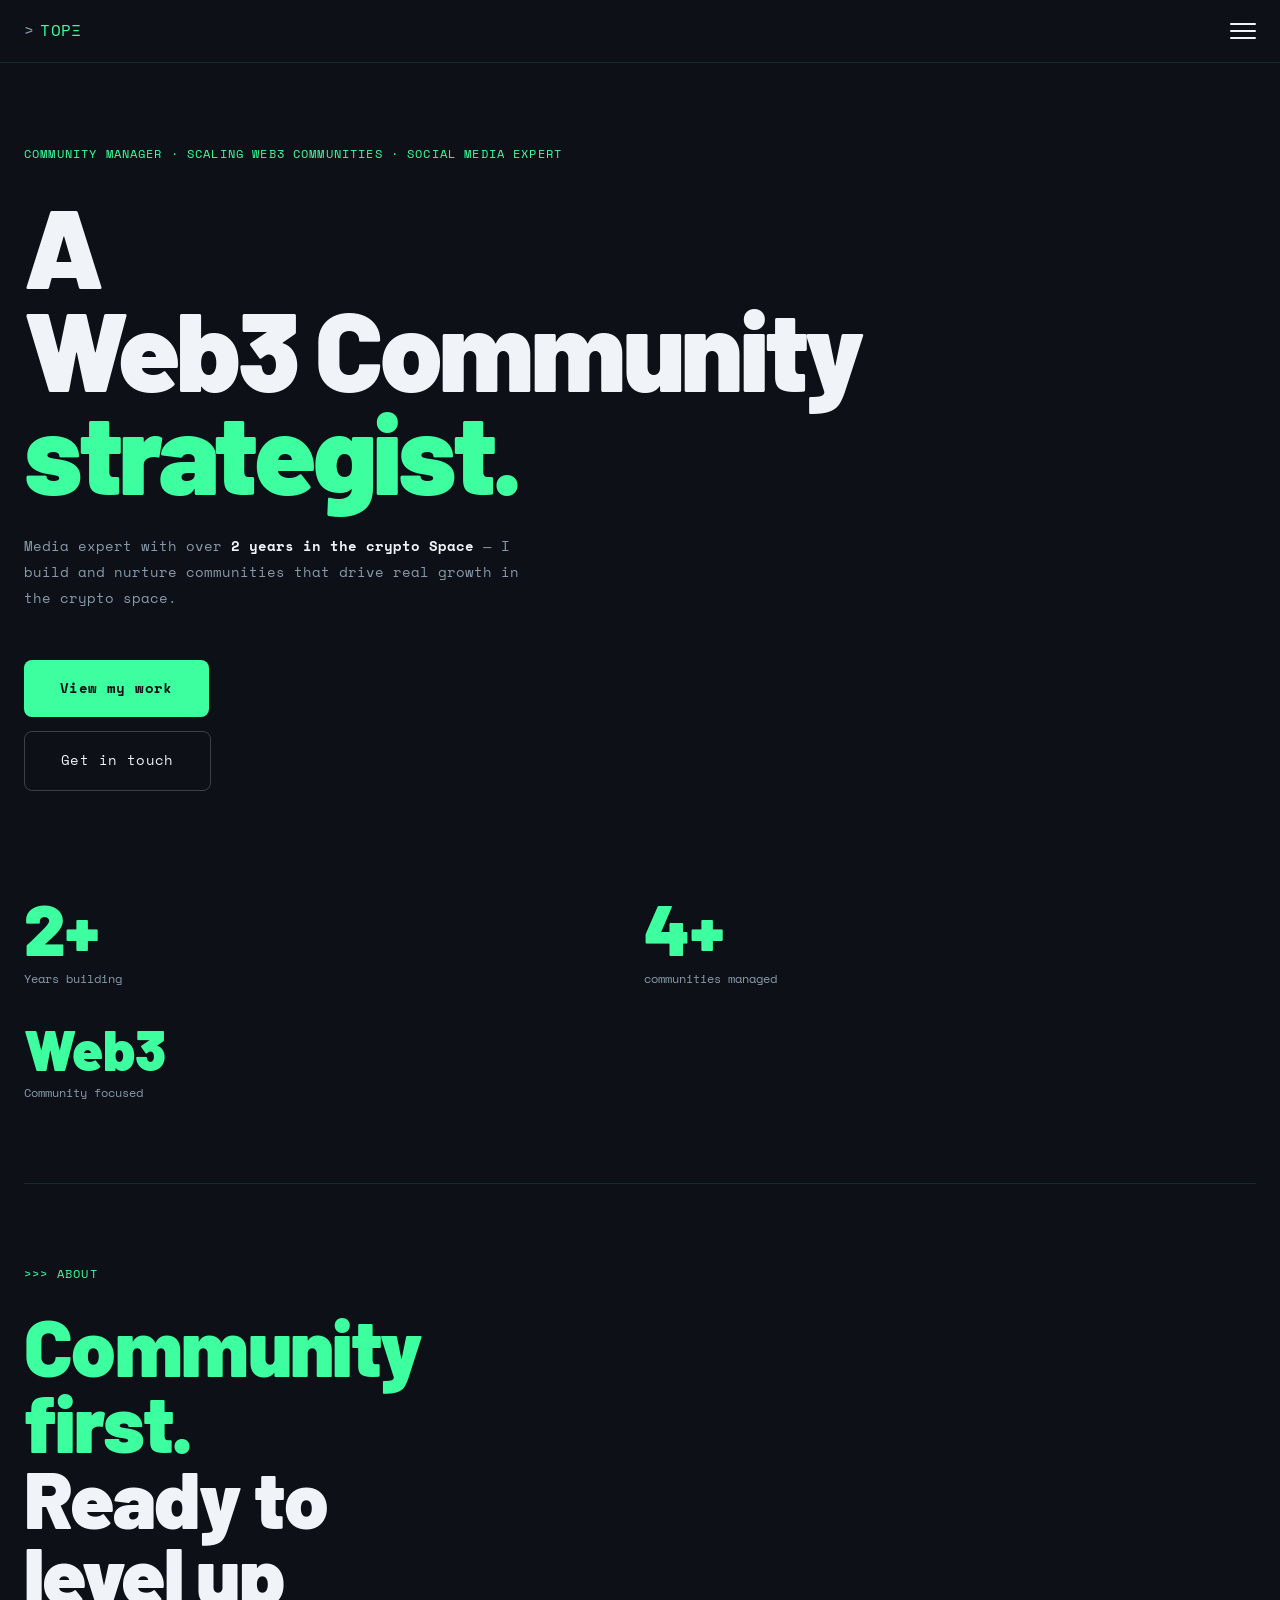
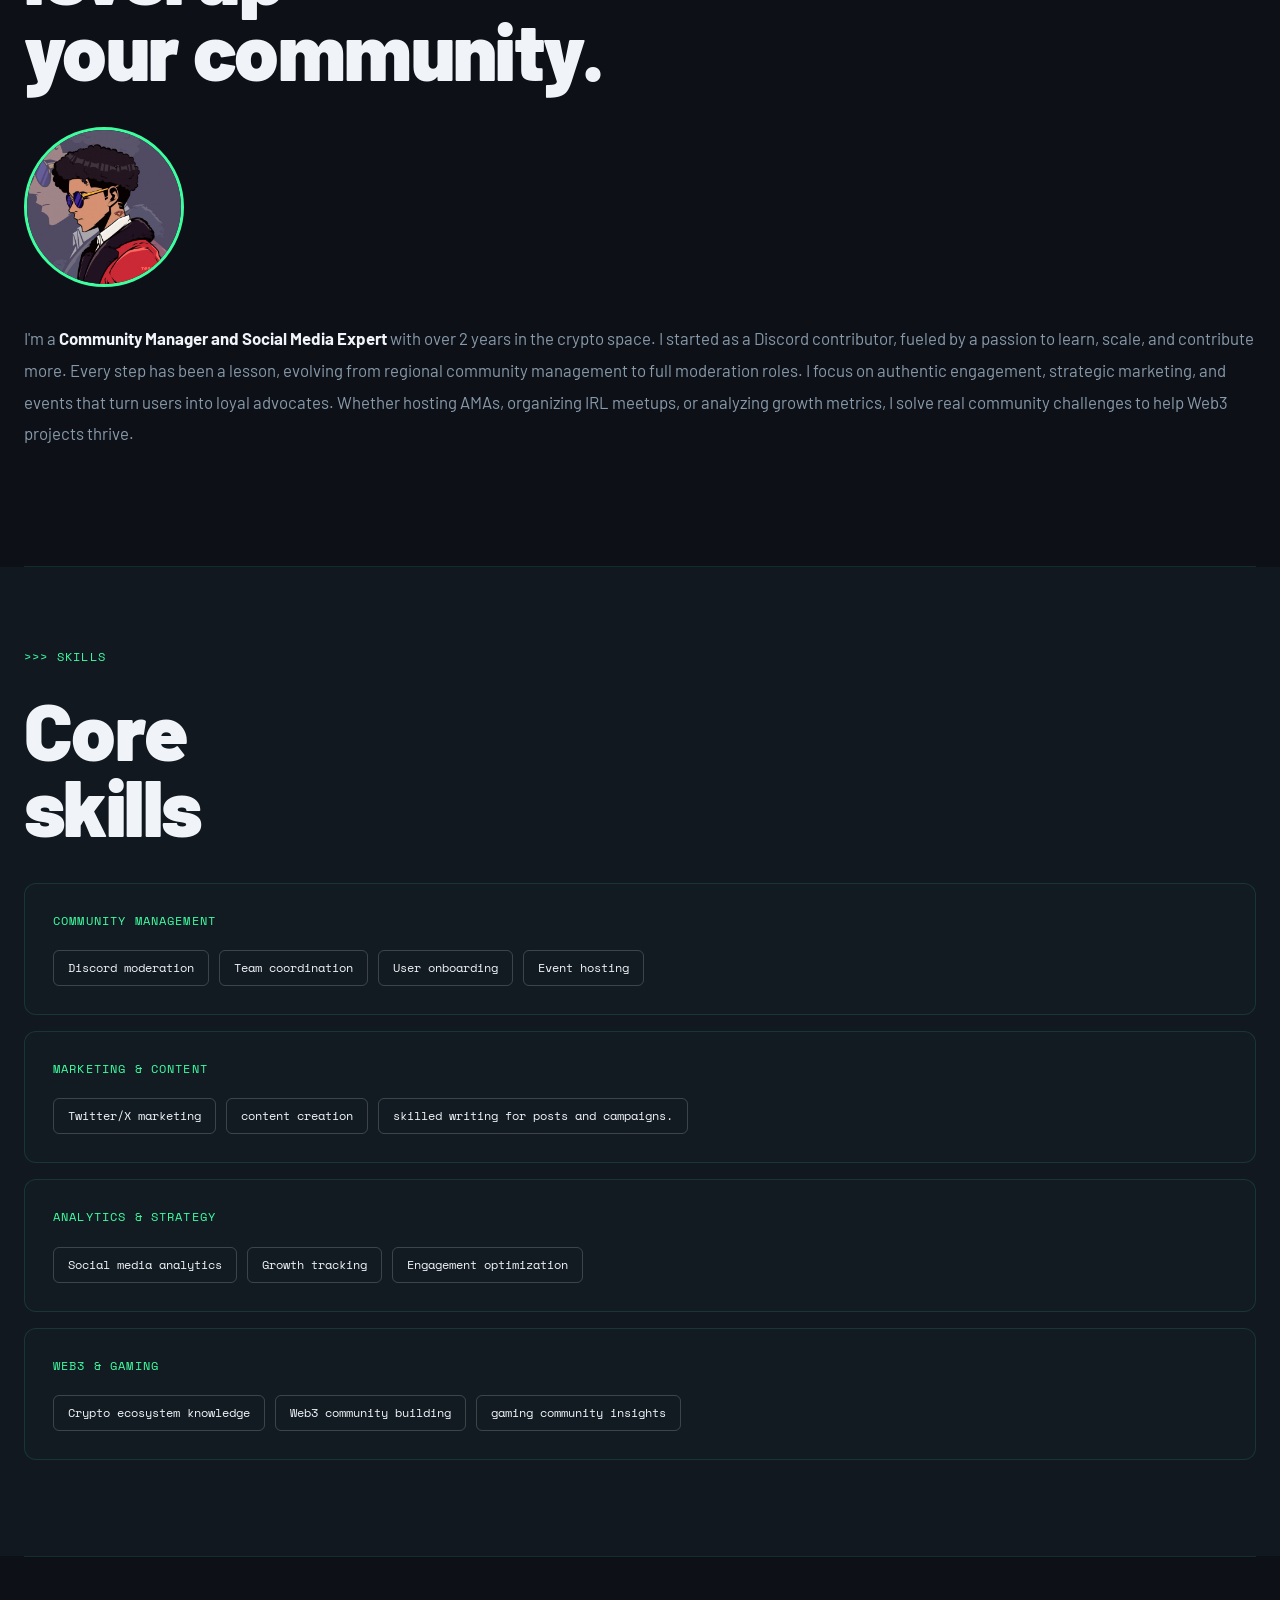
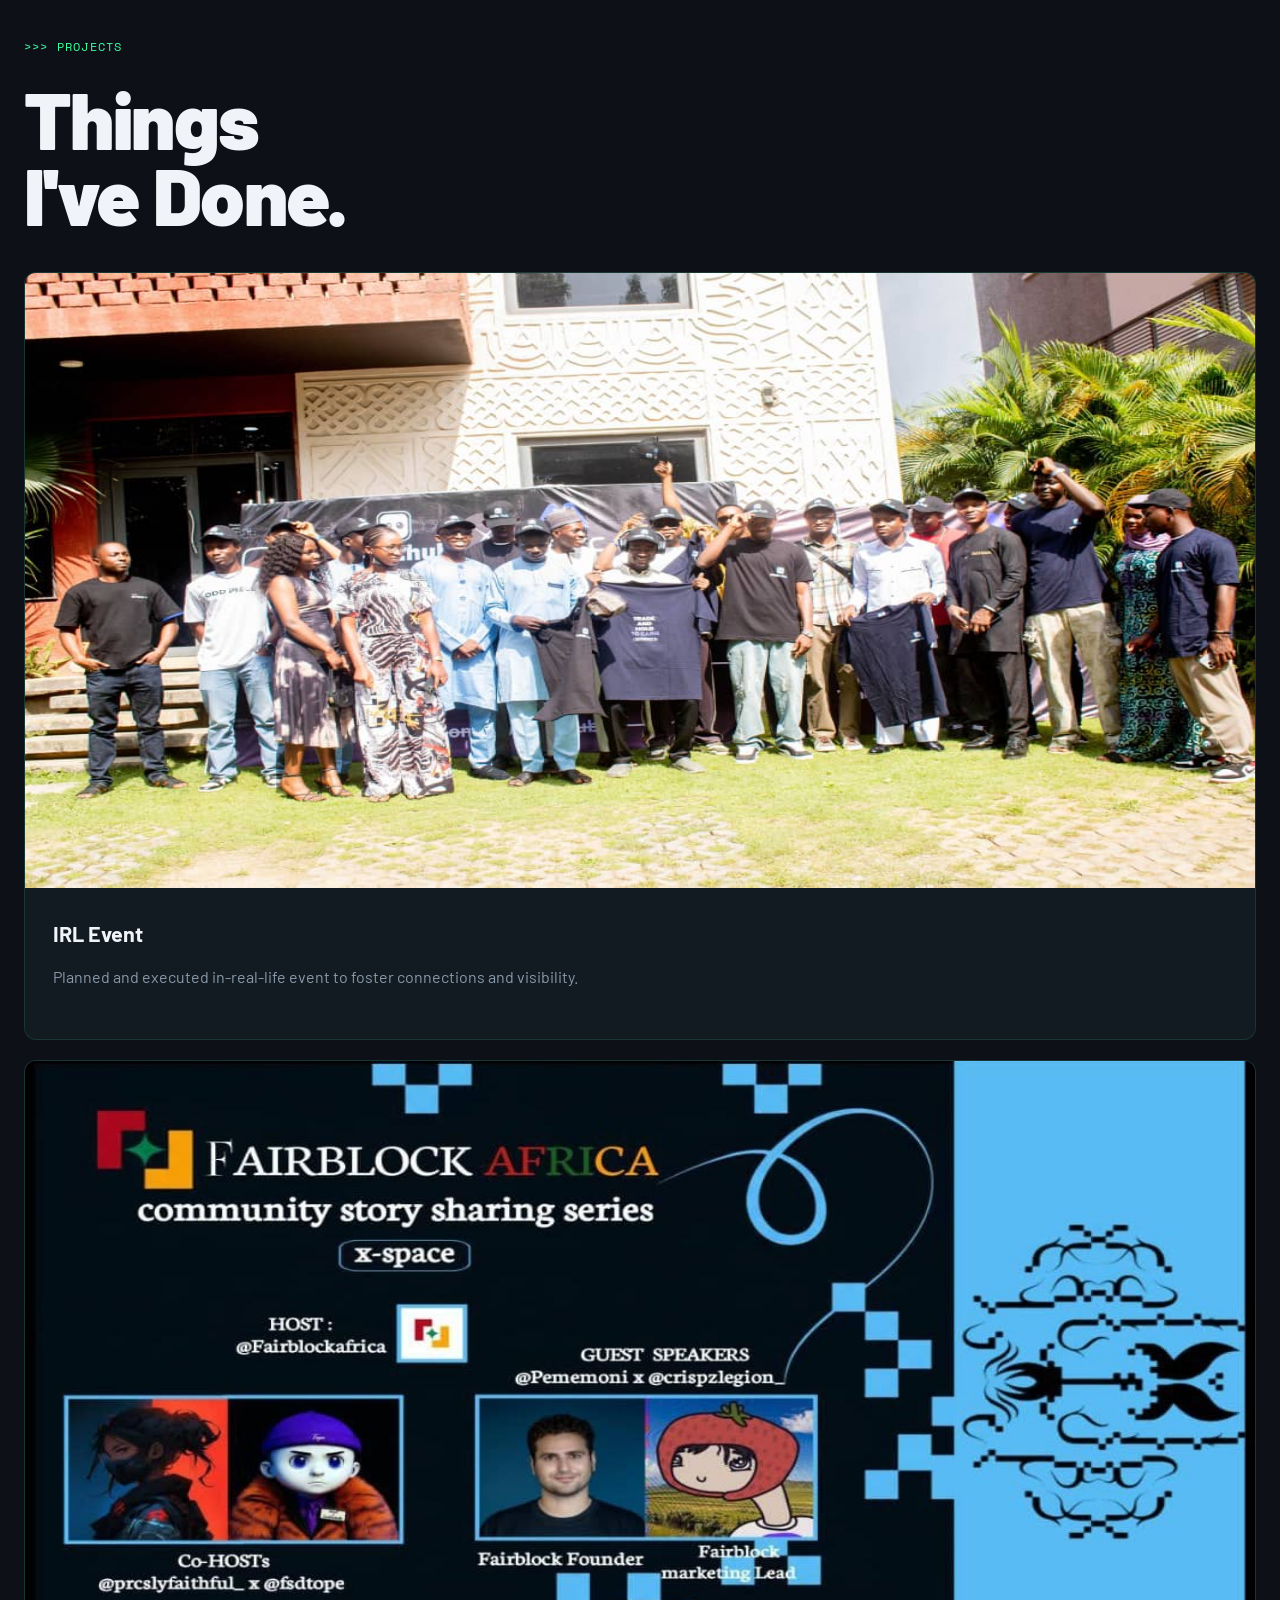
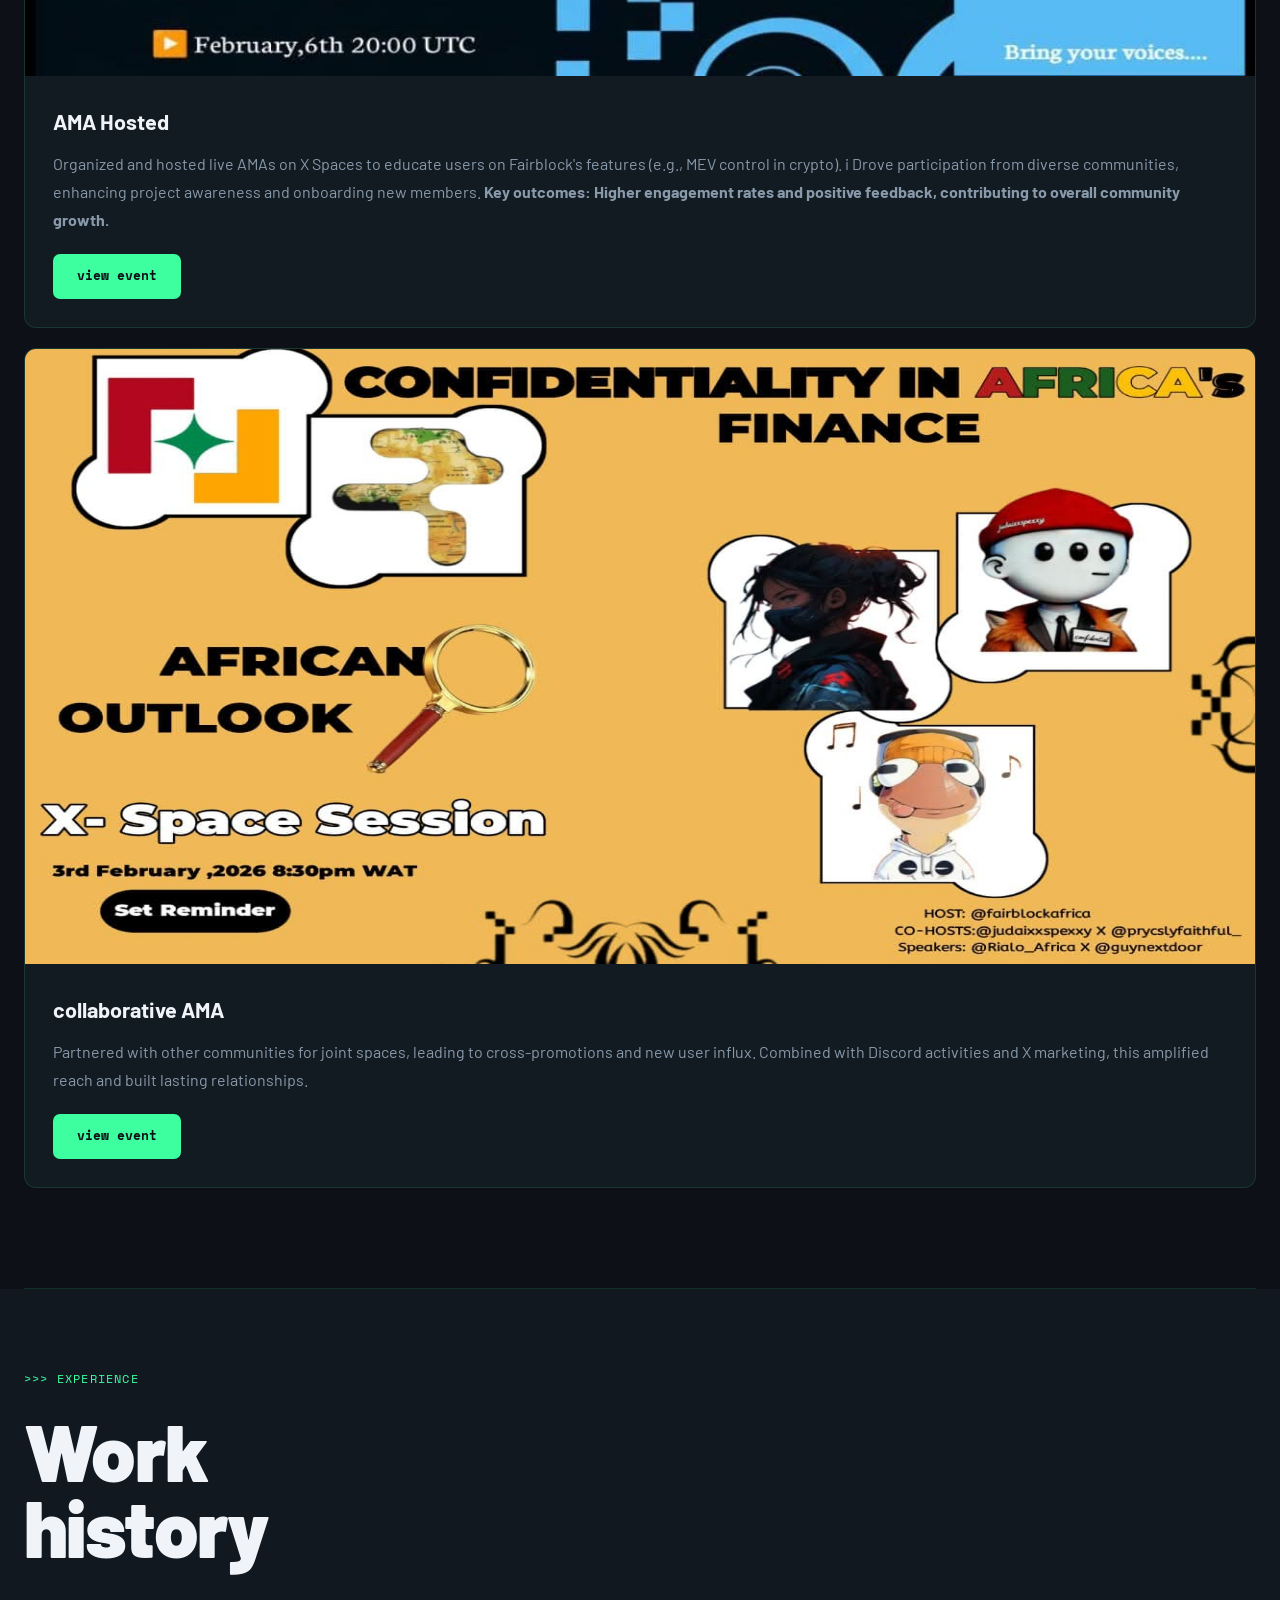
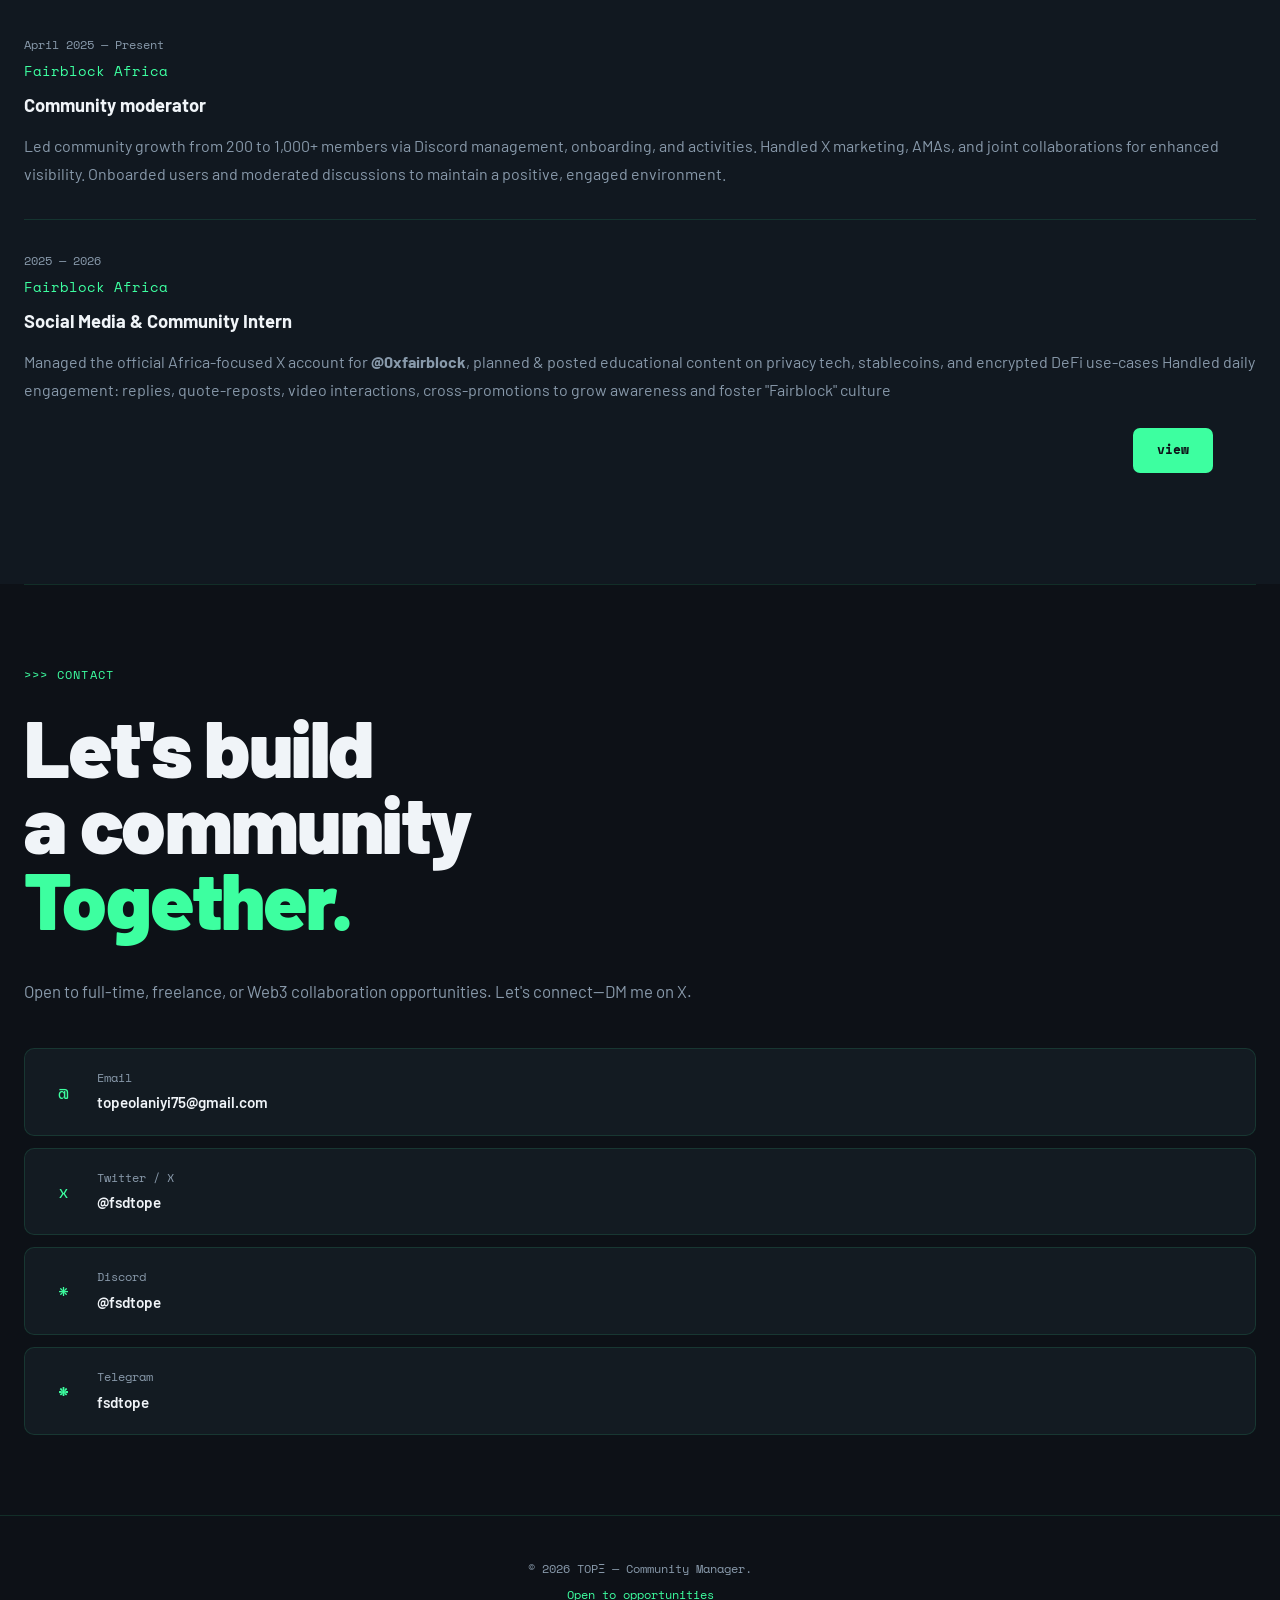
<file: Tope-portfolio.html>
<!DOCTYPE html>
<html lang="en">
<head>
  <meta charset="UTF-8" />
  <meta name="viewport" content="width=device-width, initial-scale=1.0" />
  <title>TOPΞ — Community Manager</title>
  <link href="https://fonts.googleapis.com/css2?family=Space+Mono:wght@400;700&family=Barlow:wght@400;500;600;700;800;900&display=swap" rel="stylesheet" />
  <link rel="stylesheet" href="tope.css">
</head>
<body>
  <!-- NAV -->
  <nav>
    <div class="nav-logo"><span>></span>TOPΞ</div>
    <div class="hamburger" onclick="openMenu()">
      <span></span><span></span><span></span>
    </div>
  </nav>

  <!-- MOBILE MENU -->
  <div class="mobile-menu" id="mobileMenu">
    <button class="close-btn" onclick="closeMenu()">✕</button>
    <a href="#about" onclick="closeMenu()">About</a>
    <a href="#skills" onclick="closeMenu()">Skills</a>
    <a href="#projects" onclick="closeMenu()">Projects</a>
    <a href="#experience" onclick="closeMenu()">Experience</a>
    <a href="#contact" onclick="closeMenu()">Contact</a>
  </div>

  <!-- HERO -->
  <section id="hero">
    <div class="hero-tags fade-up">COMMUNITY MANAGER · SCALING WEB3 COMMUNITIES · SOCIAL MEDIA EXPERT</div>
    <h1 class="hero-title fade-up">
      <span class="white">A<br>Web3 Community<br></span><span class="green">strategist.</span>
    </h1>
    <p class="hero-desc fade-up">
      Media expert with over  <strong>2 years in the crypto Space</strong> — I build and nurture communities that drive real growth in the crypto space.
    </p>
    <div class="btn-row fade-up">
      <a href="#projects" class="btn-primary">View my work</a>
      <a href="#contact" class="btn-secondary">Get in touch</a>
    </div>
  </section>

  <!-- STATS -->
  <div id="stats">
    <div class="stat reveal">
      <div class="stat-num">2+</div>
      <div class="stat-label">Years building</div>
    </div>
    <div class="stat reveal">
      <div class="stat-num">4+</div>
      <div class="stat-label">communities managed</div>
    </div>
    <div class="stat reveal" style="margin-top: 24px;">
      <div class="stat-num" style="font-size: clamp(2rem, 8vw, 3.5rem);">Web3</div>
      <div class="stat-label">Community focused</div>
    </div>
  </div>

  <div class="divider"></div>

  <!-- ABOUT -->
  <section id="about">
    <p class="section-label">ABOUT</p>
    <h2 class="section-title reveal"><span class="section-title-text">Community<br>first.<br></span>Ready to<br>level up<br>your community.</h2>

    <div class="avatar-wrap reveal">
      <!-- Anime avatar placeholder -->
      <div style="width:100%;height:100%;display:flex;align-items:center;justify-content:center;font-size:4rem;"><img src="Tope.jpg" alt=""></div>
    </div>

    <p class="about-body reveal">
      I'm a <strong>Community Manager and Social Media Expert </strong> with over 2 years in the crypto space. 
      I started as a Discord contributor, fueled by a passion to learn, scale, and contribute more. 
      Every step has been a lesson, evolving from regional community management to full moderation roles. 
      I focus on authentic engagement, strategic marketing, and events that turn users into loyal advocates. 
      Whether hosting AMAs, organizing IRL meetups, or analyzing growth metrics, 
      I solve real community challenges to help Web3 projects thrive.
    </p>

  </section>

  <div class="divider"></div>

  <!-- SKILLS -->
  <section id="skills">
    <p class="section-label">SKILLS</p>
    <h2 class="section-title reveal">Core<br>skills</h2>

    <div class="skill-card reveal">
      <p class="skill-card-title">COMMUNITY MANAGEMENT</p>
      <div class="tags-wrap">
        <span class="tag">Discord moderation</span>
        <span class="tag">Team coordination</span>
        <span class="tag">User onboarding</span>
        <span class="tag">Event hosting</span>
      </div>
    </div>

    <div class="skill-card reveal">
      <p class="skill-card-title">Marketing & Content</p>
      <div class="tags-wrap">
        <span class="tag">Twitter/X marketing</span>
        <span class="tag">content creation</span>
        <span class="tag">skilled writing for posts and campaigns.</span>
      </div>
    </div>

    <div class="skill-card reveal">
      <p class="skill-card-title">Analytics & Strategy</p>
      <div class="tags-wrap">
        <span class="tag">Social media analytics</span>
        <span class="tag">Growth tracking</span>
        <span class="tag">Engagement optimization</span>
      </div>
    </div>

    <div class="skill-card reveal">
      <p class="skill-card-title">Web3 & Gaming</p>
      <div class="tags-wrap">
        <span class="tag">Crypto ecosystem knowledge</span>
        <span class="tag">Web3 community building</span>
        <span class="tag">gaming community insights</span>
      </div>
    </div>
  </section>

  <div class="divider"></div>

  <!-- PROJECTS -->
  <section id="projects">
    <p class="section-label">PROJECTS</p>
    <h2 class="section-title reveal">Things<br>I've Done.</h2>

    <!-- Project 1: irl event -->
    <div class="project-card reveal">
      <div class="project-img irlevent">
        <img width="100%" height="100%" src="irlevent.jpg" alt="a real live event hosted">
      </div>
      <div class="project-inner">
        <h3 class="project-title">IRL Event</h3>
        <p class="project-desc">Planned and executed in-real-life event to foster connections and visibility.
        </p>
      
      </div>
      
    </div>

    <!-- Project 2: regular community AMA -->
    <div class="project-card reveal">
      <div class="project-img regularAma">
        <img width="100%" height="100%" src="regularAma.jpg" alt="" >
      </div>
      <div class="project-inner">
        <h3 class="project-title">AMA Hosted</h3>
        <p class="project-desc">Organized and hosted live AMAs on X Spaces to educate users on Fairblock's features (e.g., MEV control in crypto).
         i Drove participation from diverse communities, enhancing project awareness and onboarding new members.
         
         <strong>Key outcomes: Higher engagement rates and positive feedback, contributing to overall community growth.</strong></p>
        <div class="project-links">
          <a href="https://x.com/fairblockafrica/status/2008630749876937105?s=46" class="proj-btn-primary">view event</a>
        </div>
      </div>
    </div>

    <!-- Project 3: collaborative AMA -->
    <div class="project-card reveal">
      <div class="project-img collaborativeAma">
        <img width="100%" height="100%"  src="collaborativeImage.jpg" alt="a collaborative twitter space image between fairblock and rialo.">
      </div>
      <div class="project-inner">
        <h3 class="project-title">collaborative AMA</h3>
        <p class="project-desc">Partnered with other communities for joint spaces, leading to cross-promotions and new user influx.
        Combined with Discord activities and X marketing, this amplified reach and built lasting relationships.</p>
        
        <div class="project-links">
          <a href="https://x.com/fairblockafrica/status/2018769903247884772?s=46" class="proj-btn-primary">view event</a>
        </div>
      </div>
    </div>

  </section>

  <div class="divider"></div>

  <!-- EXPERIENCE -->
  <section id="experience">
    <p class="section-label">EXPERIENCE</p>
    <h2 class="section-title reveal">Work<br>history</h2>

    <div class="exp-item reveal">
      <p class="exp-date">April 2025 — Present</p>
      <p class="exp-company">Fairblock Africa</p>
      <h3 class="exp-role">Community moderator</h3>
      <p class="exp-desc">Led community growth from 200 to 1,000+ members via Discord management, onboarding, and activities.
      Handled X marketing, AMAs, and joint collaborations for enhanced visibility.
      Onboarded users and moderated discussions to maintain a positive, engaged environment.</p>
    </div>

    <div class="exp-item reveal">
      <p class="exp-date">2025 — 2026</p>
      <p class="exp-company">Fairblock Africa</p>
      <h3 class="exp-role">Social Media & Community Intern </h3>
      <p class="exp-desc">Managed the official Africa-focused X account for <strong>@0xfairblock</strong>, planned & posted educational content on privacy tech, stablecoins, and encrypted DeFi use-cases
        Handled daily engagement: replies, quote-reposts, video interactions, 
        cross-promotions to grow awareness and foster "Fairblock" culture</p>
      
      <div class="project-links OG">
          <a href="https://x.com/fairblockafrica?s=21" class="proj-btn-primary">view</a>
        </div>
    </div>
  </section>

  <div class="divider OG"></div>

  <!-- CONTACT -->
  <section id="contact">
    <p class="section-label">CONTACT</p>
    <h2 class="section-title reveal">
      <span style="color:var(--white)">Let's build<br>a community<br></span><span style="color:var(--green)">Together.</span>
    </h2>
    <p class="about-body reveal">Open to full-time, freelance, or Web3 collaboration opportunities. Let's connect—DM me on X.</p>

    <div class="contact-links">
      <a href="mailto:topeolaniyi75@gmail.com" class="contact-card reveal">
        <div class="contact-icon">@</div>
        <div class="contact-info">
          <div class="contact-type">Email</div>
          <div class="contact-value">topeolaniyi75@gmail.com</div>
        </div>
      </a>

      <a href="https://twitter.com/fsdtope" class="contact-card reveal">
        <div class="contact-icon">x</div>
        <div class="contact-info">
          <div class="contact-type">Twitter / X</div>
          <div class="contact-value">@fsdtope</div>
        </div>
      </a>

      <a href="https://discord.com/users/1103546968728424510" class="contact-card reveal">
        <div class="contact-icon">*</div>
        <div class="contact-info">
          <div class="contact-type">Discord</div>
          <div class="contact-value">@fsdtope</div>
        </div>
      </a>

      <a href="https:/t.me/fsdtope" target="_blank" class="contact-card reveal">
        <div class="contact-icon"><strong>*</strong></div>
        <div class="contact-info">
          <div class="contact-type">Telegram</div>
          <div class="contact-value">fsdtope</div>
        </div>
      </a>
    </div>
  </section>

  <!-- FOOTER -->
  <footer>
    <div>© 2026 TOPΞ — Community Manager.</div>
    <div class="green">Open to opportunities</div>
  </footer>

  <script>
    function openMenu() { document.getElementById('mobileMenu').classList.add('open'); }
    function closeMenu() { document.getElementById('mobileMenu').classList.remove('open'); }

    // Scroll reveal
    const observer = new IntersectionObserver((entries) => {
      entries.forEach(e => { if (e.isIntersecting) { e.target.classList.add('visible'); } });
    }, { threshold: 0.1 });

    document.querySelectorAll('.reveal').forEach(el => observer.observe(el));
  </script>
</body>
</html>
</file>
<file: tope.css>
:root {
      --bg: #0d1117;
      --bg2: #111820;
      --bg3: #161e26;
      --green: #3dffa0;
      --green-dark: #2ecc78;
      --white: #f0f4f8;
      --gray: #8899aa;
      --border: rgba(61,255,160,0.12);
      --card: #131b22;
    }

    *, *::before, *::after { box-sizing: border-box; margin: 0; padding: 0; }

    html { scroll-behavior: smooth; }

    body {
      background: var(--bg);
      color: var(--white);
      font-family: 'Barlow', sans-serif;
      font-size: 16px;
      line-height: 1.6;
      overflow-x: hidden;
    }

    /* ── NAV ── */
    nav {
      position: sticky;
      top: 0;
      z-index: 100;
      display: flex;
      align-items: center;
      justify-content: space-between;
      padding: 18px 24px;
      background: var(--bg);
      border-bottom: 1px solid var(--border);
    }

    .nav-logo {
      font-family: 'Space Mono', monospace;
      font-size: 1rem;
      color: var(--green);
      letter-spacing: 0.02em;
    }

    .nav-logo span { color: var(--gray); margin-right: 6px; }

    .hamburger {
      display: flex;
      flex-direction: column;
      gap: 5px;
      cursor: pointer;
    }
    .hamburger span {
      display: block;
      width: 26px;
      height: 2px;
      background: var(--white);
      border-radius: 2px;
      transition: 0.3s;
    }

    /* ── MOBILE MENU ── */
    .mobile-menu {
      display: none;
      position: fixed;
      inset: 0;
      background: var(--bg);
      z-index: 200;
      flex-direction: column;
      align-items: center;
      justify-content: center;
      gap: 32px;
    }
    .mobile-menu.open { display: flex; }
    .mobile-menu a {
      font-family: 'Barlow', sans-serif;
      font-size: 2rem;
      font-weight: 800;
      color: var(--white);
      text-decoration: none;
      text-transform: uppercase;
      letter-spacing: 0.05em;
    }
    .mobile-menu a:hover { color: var(--green); }
    .close-btn {
      position: absolute;
      top: 20px;
      right: 24px;
      font-size: 2rem;
      color: var(--white);
      cursor: pointer;
      background: none;
      border: none;
    }

    /* ── SECTIONS ── */
    section { padding: 80px 24px; }

    .section-label {
      font-family: 'Space Mono', monospace;
      font-size: 0.75rem;
      color: var(--green);
      letter-spacing: 0.1em;
      text-transform: uppercase;
      margin-bottom: 24px;
    }
    .section-label::before { content: '>>> '; }

    .section-title {
      font-family: 'Barlow', sans-serif;
      font-size: clamp(3.2rem, 12vw, 5rem);
      font-weight: 900;
      line-height: 0.95;
      letter-spacing: -0.02em;
      margin-bottom: 40px;
    }

    .section-title-text{
        color: var(--green);
    }

    /* ── HERO ── */
    #hero {
      padding: 60px 24px 80px;
      min-height: 92vh;
      display: flex;
      flex-direction: column;
      justify-content: center;
    }

    .hero-tags {
      font-family: 'Space Mono', monospace;
      font-size: 0.72rem;
      color: var(--green);
      letter-spacing: 0.1em;
      text-transform: uppercase;
      margin-bottom: 28px;
      line-height: 2;
    }

    .hero-title {
      font-size: clamp(3.8rem, 15vw, 7rem);
      font-weight: 900;
      line-height: 0.92;
      letter-spacing: -0.03em;
      margin-bottom: 32px;
    }

    .hero-title .white { color: var(--white); }
    .hero-title .green { color: var(--green); }

    .hero-desc {
      font-family: 'Space Mono', monospace;
      font-size: 0.85rem;
      color: var(--gray);
      line-height: 1.9;
      margin-bottom: 48px;
      max-width: 520px;
    }

    .hero-desc strong { color: var(--white); }

    .btn-row { display: flex; flex-direction: column; gap: 14px; align-items: flex-start; }

    .btn-primary {
      display: inline-block;
      font-family: 'Space Mono', monospace;
      font-size: 0.85rem;
      background: var(--green);
      color: var(--bg);
      padding: 18px 36px;
      border-radius: 8px;
      text-decoration: none;
      font-weight: 700;
      letter-spacing: 0.03em;
      transition: background 0.2s, transform 0.2s;
    }
    .btn-primary:hover { background: var(--green-dark); transform: translateY(-2px); }

    .btn-secondary {
      display: inline-block;
      font-family: 'Space Mono', monospace;
      font-size: 0.85rem;
      background: transparent;
      color: var(--white);
      padding: 18px 36px;
      border-radius: 8px;
      text-decoration: none;
      font-weight: 400;
      letter-spacing: 0.03em;
      border: 1px solid rgba(255,255,255,0.2);
      transition: border-color 0.2s, transform 0.2s;
    }
    .btn-secondary:hover { border-color: var(--green); transform: translateY(-2px); }

    /* ── STATS ── */
    #stats {
      padding: 0 24px 80px;
      display: grid;
      grid-template-columns: 1fr 1fr;
      gap: 8px;
    }

    .stat {
      padding: 0;
    }

    .stat-num {
      font-size: clamp(3rem, 12vw, 4.5rem);
      font-weight: 900;
      color: var(--green);
      line-height: 1;
      margin-bottom: 6px;
    }

    .stat-label {
      font-family: 'Space Mono', monospace;
      font-size: 0.78rem;
      color: var(--gray);
    }

    /* ── DIVIDER ── */
    .divider { height: 1px; background: var(--border); margin: 0 24px; }
     .divider.OG{
       background: var(--border); 
       margin: 0 24px;
     }

    /* ── ABOUT ── */
    #about { padding-top: 80px; }

    .avatar-wrap {
      width: 160px;
      height: 160px;
      border-radius: 50%;
      border: 3px solid var(--green);
      overflow: hidden;
      margin-bottom: 36px;
      background: var(--bg3);
      display: flex;
      align-items: center;
      justify-content: center;
      font-size: 4rem;
    }

    .avatar-wrap img { width: 100%; height: 100%; object-fit: cover; }

    .about-body {
      font-size: 1.05rem;
      color: var(--gray);
      line-height: 1.9;
      margin-bottom: 36px;
    }
    .about-body strong { color: var(--white); }

    .focused-label {
      font-family: 'Space Mono', monospace;
      font-size: 0.82rem;
      color: var(--gray);
      margin-bottom: 16px;
    }

    .focus-list {
      list-style: none;
      display: flex;
      flex-direction: column;
      gap: 10px;
    }

    .focus-list li {
      font-family: 'Space Mono', monospace;
      font-size: 0.82rem;
      color: var(--gray);
    }

    .focus-list li::before { content: '-> '; color: var(--gray); }

    /* ── SKILLS ── */
    #skills { background: var(--bg2); }

    .skill-card {
      background: var(--card);
      border: 1px solid var(--border);
      border-radius: 12px;
      padding: 28px;
      margin-bottom: 16px;
    }

    .skill-card-title {
      font-family: 'Space Mono', monospace;
      font-size: 0.72rem;
      color: var(--green);
      letter-spacing: 0.1em;
      text-transform: uppercase;
      margin-bottom: 20px;
    }

    .tags-wrap { display: flex; flex-wrap: wrap; gap: 10px; }

    .tag {
      font-family: 'Space Mono', monospace;
      font-size: 0.78rem;
      color: var(--white);
      border: 1px solid rgba(255,255,255,0.18);
      border-radius: 6px;
      padding: 7px 14px;
    }

    /* ── PROJECTS ── */

    .project-card {
      background: var(--card);
      border: 1px solid var(--border);
      border-radius: 12px;
      margin-bottom: 20px;
      overflow: hidden;
    }

    .project-img {
      width: 100%;
      aspect-ratio: 16/8;
      background: var(--bg3);
      display: flex;
      align-items: center;
      justify-content: center;
      position: relative;
      overflow: hidden;
    }

    .project-img-placeholder {
      font-size: 3rem;
      opacity: 0.3;
    }

    .project-inner { padding: 28px; }

    .project-title {
      font-size: 1.35rem;
      font-weight: 700;
      margin-bottom: 12px;
      color: var(--white);
    }

    .project-desc {
      font-size: 1rem;
      color: var(--gray);
      line-height: 1.75;
      margin-bottom: 20px;
    }

    .project-tags { display: flex; flex-wrap: wrap; gap: 8px; margin-bottom: 24px; }

    .project-tag {
      font-family: 'Space Mono', monospace;
      font-size: 0.72rem;
      color: var(--green);
      border: 1px solid var(--green);
      border-radius: 5px;
      padding: 5px 12px;
    }

    .project-links { display: flex; gap: 12px; flex-wrap: wrap; }
     
    .project-links.OG{
      margin-left: 60%;
      margin-top: 1.5rem;
    }
    .proj-btn-primary {
      font-family: 'Space Mono', monospace;
      font-size: 0.8rem;
      background: var(--green);
      color: var(--bg);
      padding: 12px 24px;
      border-radius: 7px;
      text-decoration: none;
      font-weight: 700;
      transition: background 0.2s;
    }
    .proj-btn-primary:hover { background: var(--green-dark); }

    .proj-btn-secondary {
      font-family: 'Space Mono', monospace;
      font-size: 0.8rem;
      background: transparent;
      color: var(--white);
      padding: 12px 24px;
      border-radius: 7px;
      text-decoration: none;
      border: 1px solid rgba(255,255,255,0.2);
      transition: border-color 0.2s;
    }
    .proj-btn-secondary:hover { border-color: var(--green); }

    /* ── EXPERIENCE ── */
    #experience { background: var(--bg2); }

    .exp-item {
      padding: 31px 0;
      border-bottom: 1px solid var(--border);
    }
    .exp-item:last-child { border-bottom: none; }

    .exp-date {
      font-family: 'Space Mono', monospace;
      font-size: 0.78rem;
      color: var(--gray);
      margin-bottom: 6px;
    }

    .exp-company {
      font-family: 'Space Mono', monospace;
      font-size: 0.85rem;
      color: var(--green);
      margin-bottom: 8px;
    }

    .exp-role {
      font-size: 1.15rem;
      font-weight: 700;
      color: var(--white);
      margin-bottom: 12px;
    }

    .exp-desc {
      font-size: 1rem;
      color: var(--gray);
      line-height: 1.75;
    }

    /* ── CONTACT ── */

    .contact-links { display: flex; flex-direction: column; gap: 12px; margin-top: 40px; }

    .contact-card {
      display: flex;
      align-items: center;
      gap: 20px;
      background: var(--card);
      border: 1px solid var(--border);
      border-radius: 10px;
      padding: 20px 24px;
      text-decoration: none;
      transition: border-color 0.2s, transform 0.2s;
    }
    .contact-card:hover { border-color: var(--green); transform: translateX(4px); }

    .contact-icon {
      font-family: 'Space Mono', monospace;
      font-size: 1.1rem;
      color: var(--green);
      width: 28px;
      text-align: center;
      flex-shrink: 0;
    }

    .contact-type {
      font-family: 'Space Mono', monospace;
      font-size: 0.72rem;
      color: var(--gray);
      margin-bottom: 3px;
    }

    .contact-value {
      font-size: 0.95rem;
      font-weight: 600;
      color: var(--white);
    }

    /* ── FOOTER ── */
    footer {
      text-align: center;
      padding: 40px 24px;
      border-top: 1px solid var(--border);
      font-family: 'Space Mono', monospace;
      font-size: 0.75rem;
      color: var(--gray);
      line-height: 2.2;
    }

    footer .green { color: var(--green); }

    /* ── ANIMATIONS ── */
    @keyframes fadeUp {
      from { opacity: 0; transform: translateY(30px); }
      to { opacity: 1; transform: translateY(0); }
    }

    .fade-up {
      animation: fadeUp 0.7s ease both;
    }

    .fade-up:nth-child(1) { animation-delay: 0.1s; }
    .fade-up:nth-child(2) { animation-delay: 0.2s; }
    .fade-up:nth-child(3) { animation-delay: 0.3s; }
    .fade-up:nth-child(4) { animation-delay: 0.4s; }

    /* Scroll reveal */
    .reveal {
      opacity: 0;
      transform: translateY(24px);
      transition: opacity 0.6s ease, transform 0.6s ease;
    }
    .reveal.visible {
      opacity: 1;
      transform: translateY(0);
    }

    /* irl event mock */
    .irlevent-mock {
      background: #fff;
      border-radius: 10px;
      width: 200px;
      padding: 16px;
      color: #111;
      font-size: 0.65rem;
      font-family: 'Space Mono', monospace;
    }
    .irlevent-mock-header { color: #2563eb; font-weight: 700; font-size: 0.7rem; margin-bottom: 8px; }
    .irlevent-mock-balance { font-size: 1.1rem; font-weight: 700; color: #111; }
    .irlevent-mock-label { color: #666; font-size: 0.6rem; }

    /* regularAma mock */
    .regularAma-mock {
      background: #111;
      border-radius: 10px;
      width: 220px;
      padding: 20px;
      text-align: center;
    }
    .regularAma-mock-title { font-size: 0.72rem; color: #fff; font-weight: 700; margin-bottom: 8px; font-family: 'Space Mono', monospace; }
    .regularAma-badge { background: #e55; color: #fff; font-size: 0.58rem; padding: 3px 10px; border-radius: 4px; display: inline-block; margin-bottom: 8px; font-family: 'Space Mono', monospace; }
    .regularAma-sub { font-size: 0.58rem; color: #666; font-family: 'Space Mono', monospace; }

@media(min-width:1000px) {
  
    .project-links.OG{
      margin-left: 90%;
    }
}
</file>
